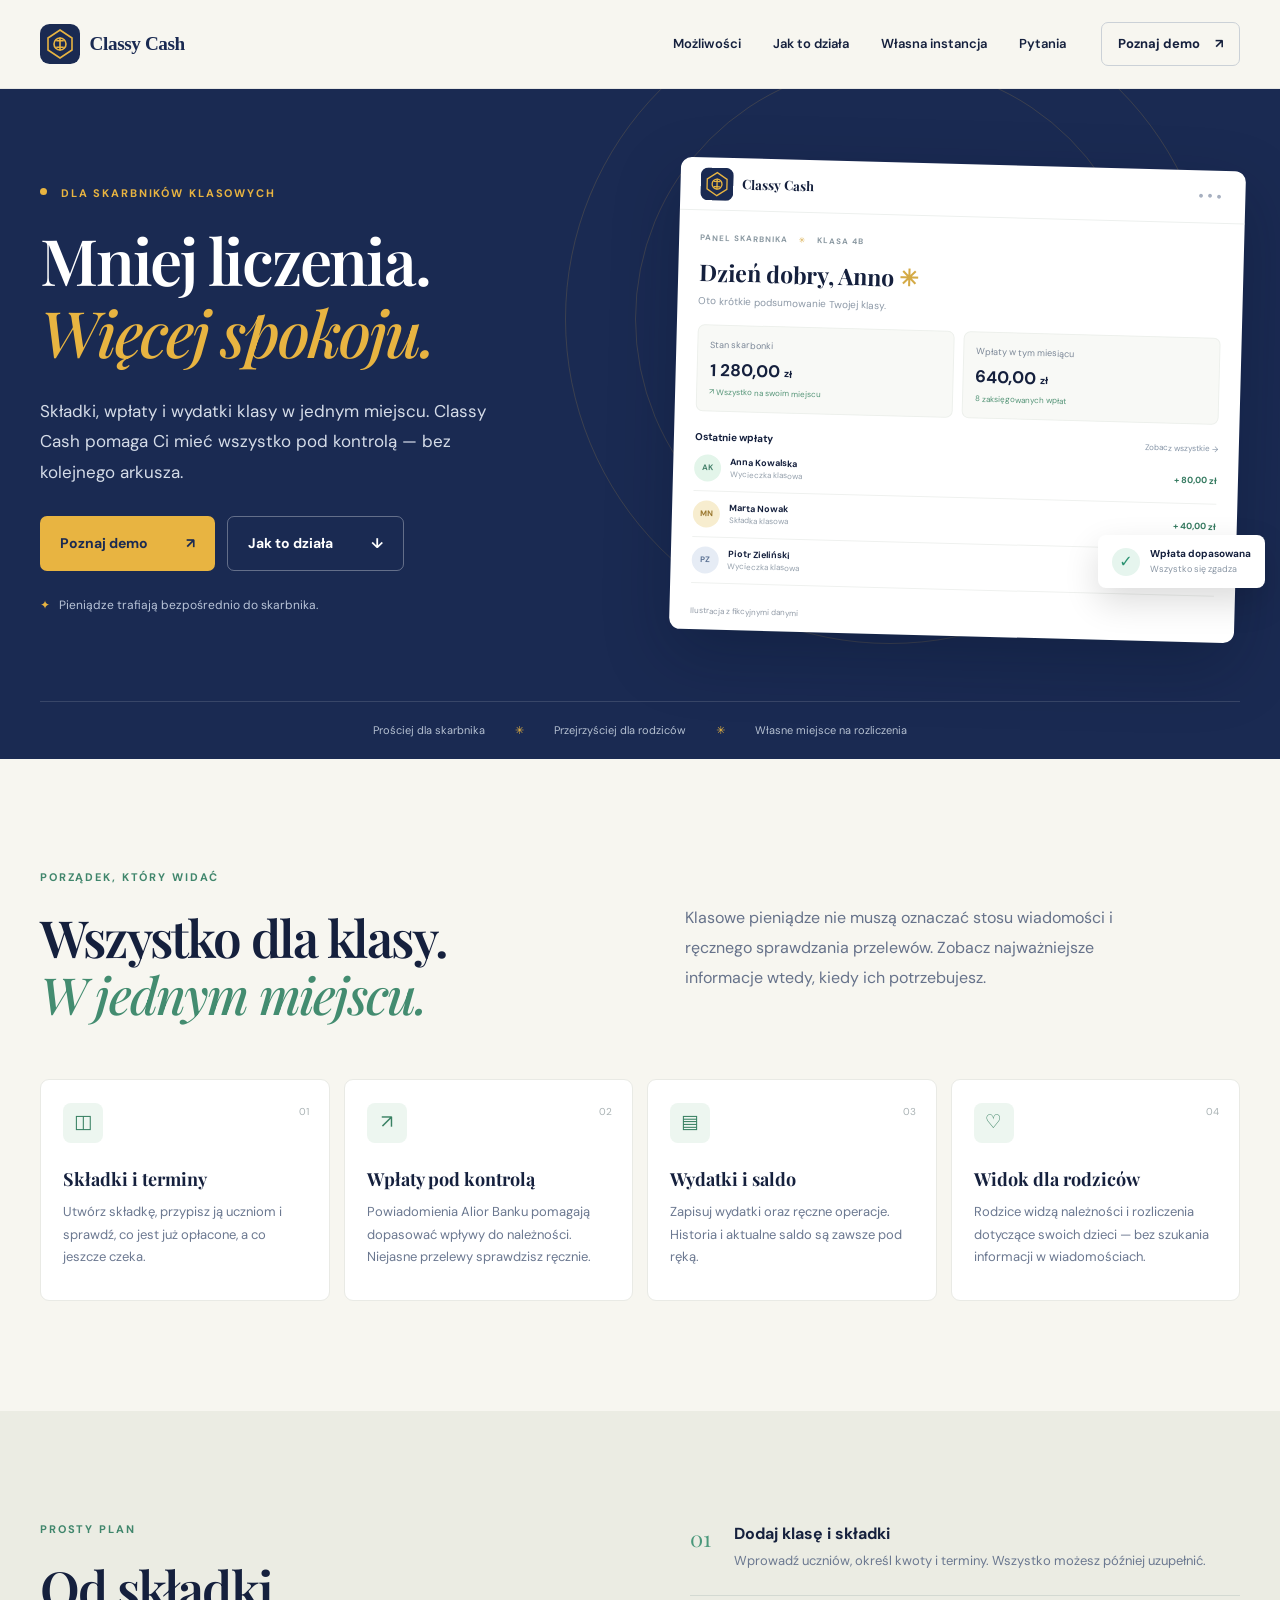
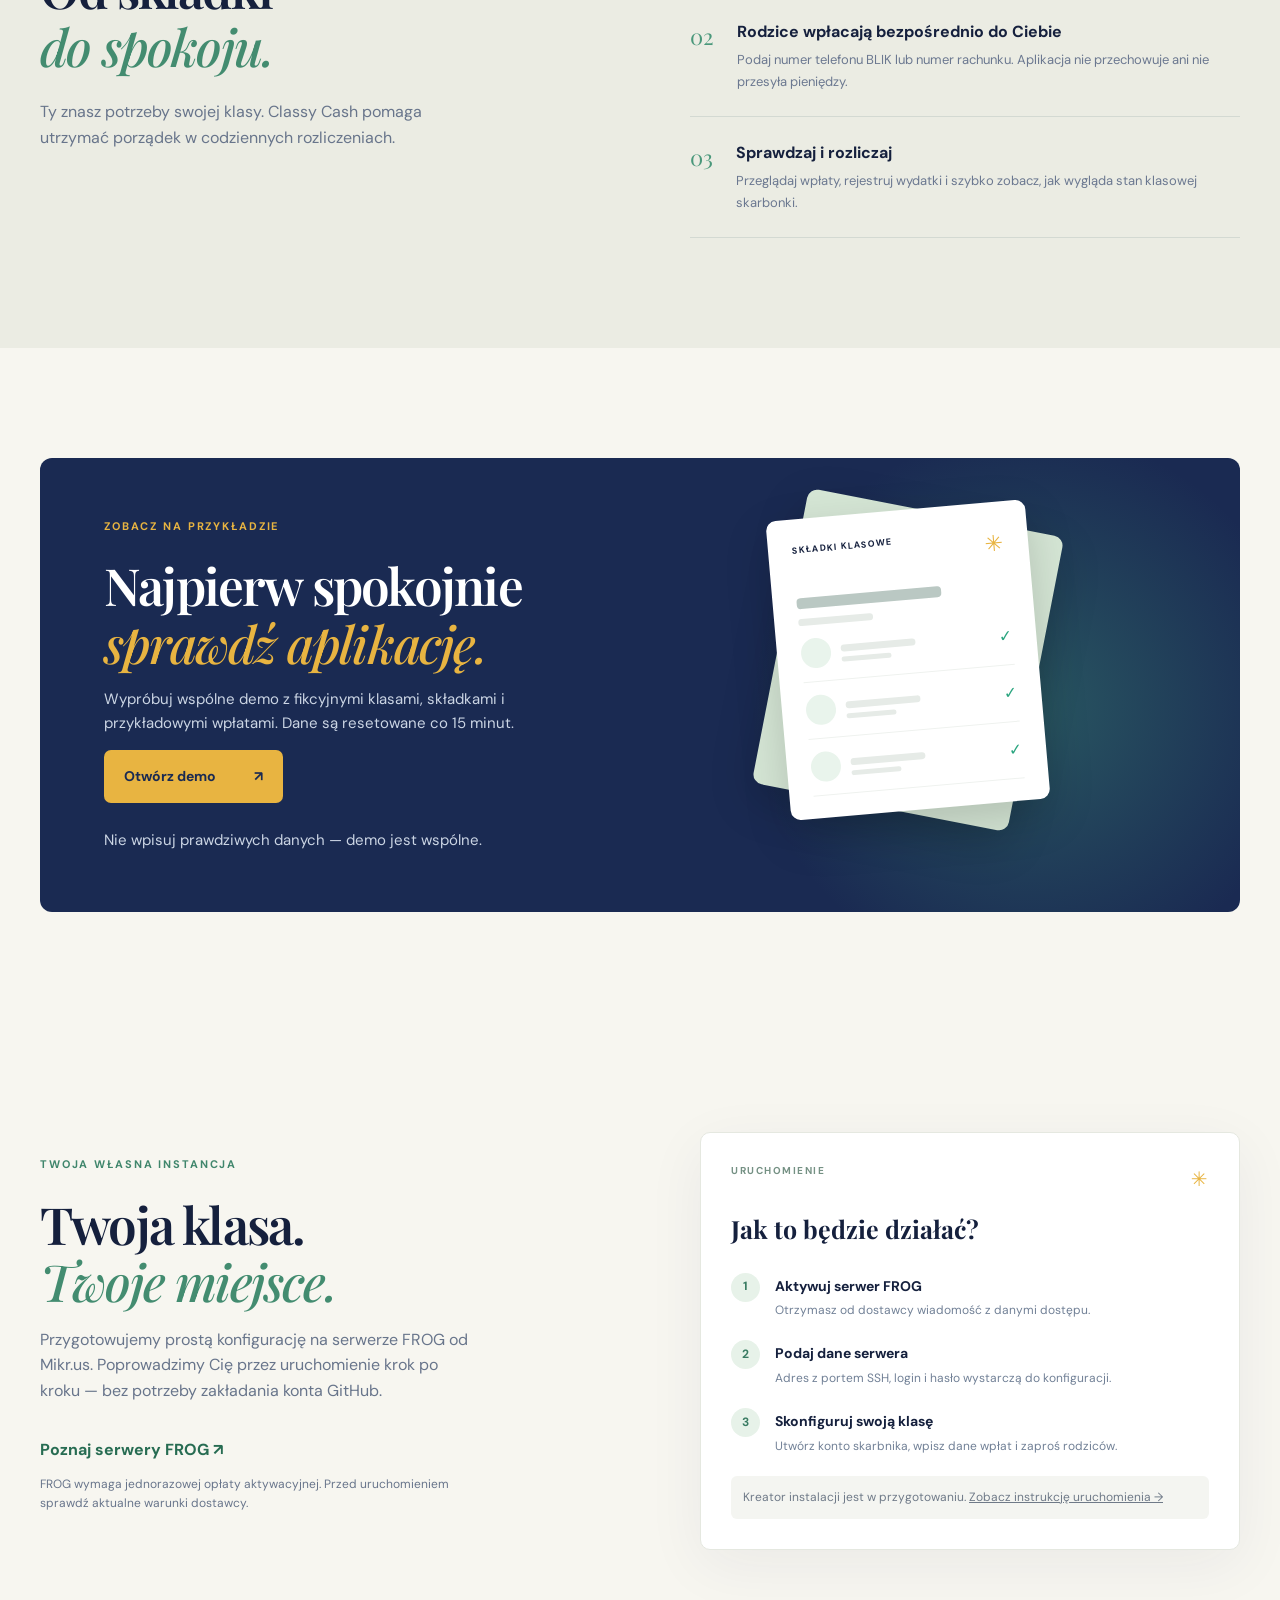
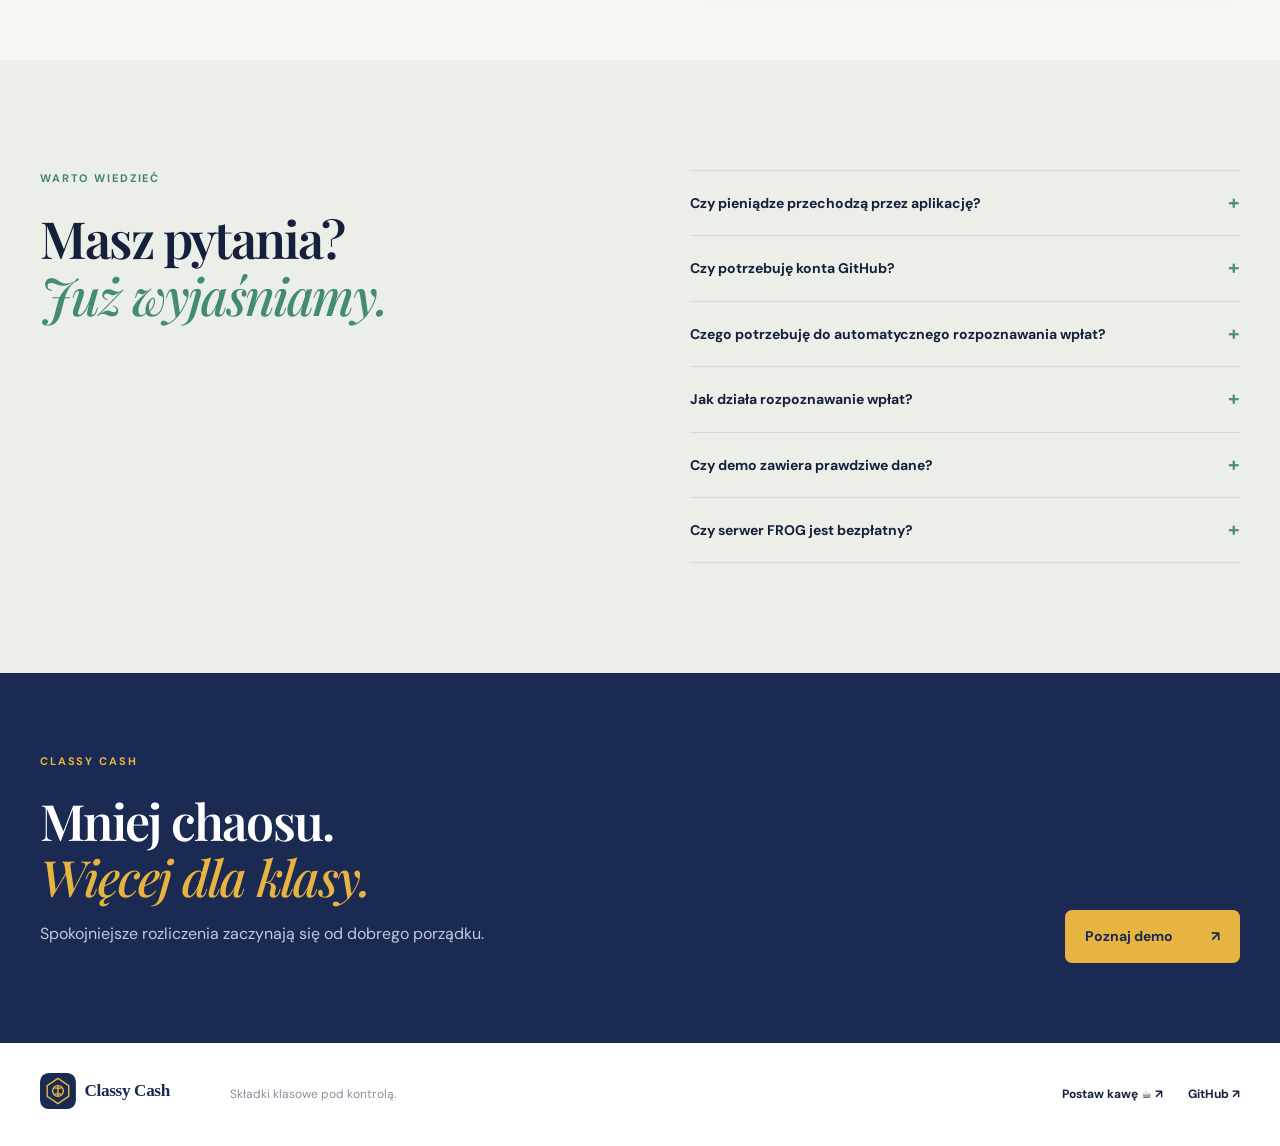
<file: index.html>
<!doctype html>
<html lang="pl">
<head>
  <meta charset="utf-8">
  <meta name="viewport" content="width=device-width, initial-scale=1">
  <meta name="theme-color" content="#1a2a52">
  <meta name="description" content="Classy Cash pomaga skarbnikom klasowym uporządkować składki, wpłaty i wydatki w jednym miejscu.">
  <meta property="og:title" content="Classy Cash — składki klasowe pod kontrolą">
  <meta property="og:description" content="Więcej porządku w klasowych rozliczeniach. Pieniądze trafiają bezpośrednio do skarbnika.">
  <meta property="og:image" content="https://classycash.dpdns.org/assets/brand/social-card.png">
  <meta property="og:type" content="website">
  <meta property="og:url" content="https://classycash.dpdns.org/">
  <link rel="canonical" href="https://classycash.dpdns.org/">
  <link rel="icon" href="assets/brand/icon.svg" type="image/svg+xml">
  <link rel="apple-touch-icon" href="assets/brand/icon-180.png">
  <link rel="stylesheet" href="style.css">
  <title>Classy Cash — składki klasowe pod kontrolą</title>
</head>
<body>
  <a class="skip" href="#tresc">Przejdź do treści</a>
  <header class="site-header">
    <nav class="nav wrap" aria-label="Nawigacja główna">
      <a class="brand" href="#start" aria-label="Classy Cash — strona główna"><img src="assets/brand/logo.svg" alt="Classy Cash" width="184" height="40"></a>
      <div class="nav-links"><a href="#mozliwosci">Możliwości</a><a href="#jak-to-dziala">Jak to działa</a><a href="#instalacja">Własna instancja</a><a href="#pytania">Pytania</a></div>
      <a class="nav-cta" href="https://skarbiec.mleczki.pl/">Poznaj demo <span aria-hidden="true">↗</span></a>
    </nav>
  </header>
  <main id="tresc">
    <section class="hero" id="start">
      <div class="hero-inner wrap">
        <div class="hero-copy">
          <p class="eyebrow"><span class="dot"></span> DLA SKARBNIKÓW KLASOWYCH</p>
          <h1>Mniej liczenia.<br><em>Więcej spokoju.</em></h1>
          <p class="hero-lede">Składki, wpłaty i wydatki klasy w jednym miejscu. Classy Cash pomaga Ci mieć wszystko pod kontrolą — bez kolejnego arkusza.</p>
          <div class="hero-actions"><a class="button button-gold" href="https://skarbiec.mleczki.pl/">Poznaj demo <span aria-hidden="true">↗</span></a><a class="button button-ghost" href="#jak-to-dziala">Jak to działa <span aria-hidden="true">↓</span></a></div>
          <p class="hero-note"><span aria-hidden="true">✦</span> Pieniądze trafiają bezpośrednio do skarbnika.</p>
        </div>
        <div class="hero-visual" aria-label="Ilustracja przykładowego widoku rozliczeń">
          <div class="visual-orbit orbit-one"></div><div class="visual-orbit orbit-two"></div>
          <div class="dashboard">
            <div class="dashboard-top"><div class="dashboard-brand"><img src="assets/brand/icon.svg" width="33" height="33" alt=""><strong>Classy Cash</strong></div><span class="dashboard-menu">•••</span></div>
            <div class="dashboard-body"><p class="dashboard-kicker">PANEL SKARBNIKA <span>✳</span> KLASA 4B</p><h2>Dzień dobry, Anno <span>✳</span></h2><p class="dashboard-sub">Oto krótkie podsumowanie Twojej klasy.</p>
              <div class="dashboard-cards"><div class="mini-card"><span>Stan skarbonki</span><strong>1 280,00 <small>zł</small></strong><em>↗ Wszystko na swoim miejscu</em></div><div class="mini-card"><span>Wpłaty w tym miesiącu</span><strong>640,00 <small>zł</small></strong><em>8 zaksięgowanych wpłat</em></div></div>
              <div class="dashboard-list"><div class="list-title"><strong>Ostatnie wpłaty</strong><span>Zobacz wszystkie →</span></div><div class="payment-row"><span class="avatar avatar-green">AK</span><div><strong>Anna Kowalska</strong><small>Wycieczka klasowa</small></div><b>+ 80,00 zł</b></div><div class="payment-row"><span class="avatar avatar-gold">MN</span><div><strong>Marta Nowak</strong><small>Składka klasowa</small></div><b>+ 40,00 zł</b></div><div class="payment-row"><span class="avatar avatar-blue">PZ</span><div><strong>Piotr Zieliński</strong><small>Wycieczka klasowa</small></div><b>+ 80,00 zł</b></div></div>
            </div><p class="visual-caption">Ilustracja z fikcyjnymi danymi</p>
          </div>
          <div class="floating-note"><span class="check">✓</span><div><strong>Wpłata dopasowana</strong><small>Wszystko się zgadza</small></div></div>
        </div>
      </div>
      <div class="hero-bottom wrap"><span>Prościej dla skarbnika</span><span aria-hidden="true">✳</span><span>Przejrzyściej dla rodziców</span><span aria-hidden="true">✳</span><span>Własne miejsce na rozliczenia</span></div>
    </section>
    <section class="intro wrap section" id="mozliwosci">
      <div><p class="section-label">PORZĄDEK, KTÓRY WIDAĆ</p><h2>Wszystko dla klasy.<br><em>W jednym miejscu.</em></h2></div>
      <p class="section-intro">Klasowe pieniądze nie muszą oznaczać stosu wiadomości i ręcznego sprawdzania przelewów. Zobacz najważniejsze informacje wtedy, kiedy ich potrzebujesz.</p>
      <div class="features">
        <article class="feature"><span class="feature-icon">◫</span><span class="feature-number">01</span><h3>Składki i terminy</h3><p>Utwórz składkę, przypisz ją uczniom i sprawdź, co jest już opłacone, a co jeszcze czeka.</p></article>
        <article class="feature"><span class="feature-icon">↗</span><span class="feature-number">02</span><h3>Wpłaty pod kontrolą</h3><p>Powiadomienia Alior Banku pomagają dopasować wpływy do należności. Niejasne przelewy sprawdzisz ręcznie.</p></article>
        <article class="feature"><span class="feature-icon">▤</span><span class="feature-number">03</span><h3>Wydatki i saldo</h3><p>Zapisuj wydatki oraz ręczne operacje. Historia i aktualne saldo są zawsze pod ręką.</p></article>
        <article class="feature"><span class="feature-icon">♡</span><span class="feature-number">04</span><h3>Widok dla rodziców</h3><p>Rodzice widzą należności i rozliczenia dotyczące swoich dzieci — bez szukania informacji w wiadomościach.</p></article>
      </div>
    </section>
    <section class="how section" id="jak-to-dziala"><div class="wrap how-layout"><div class="how-heading"><p class="section-label">PROSTY PLAN</p><h2>Od składki<br><em>do spokoju.</em></h2><p>Ty znasz potrzeby swojej klasy. Classy Cash pomaga utrzymać porządek w codziennych rozliczeniach.</p></div><div class="steps"><article><span>01</span><div><h3>Dodaj klasę i składki</h3><p>Wprowadź uczniów, określ kwoty i terminy. Wszystko możesz później uzupełnić.</p></div></article><article><span>02</span><div><h3>Rodzice wpłacają bezpośrednio do Ciebie</h3><p>Podaj numer telefonu BLIK lub numer rachunku. Aplikacja nie przechowuje ani nie przesyła pieniędzy.</p></div></article><article><span>03</span><div><h3>Sprawdzaj i rozliczaj</h3><p>Przeglądaj wpłaty, rejestruj wydatki i szybko zobacz, jak wygląda stan klasowej skarbonki.</p></div></article></div></div></section>
    <section class="demo section" id="demo"><div class="wrap demo-card"><div><p class="section-label section-label-light">ZOBACZ NA PRZYKŁADZIE</p><h2>Najpierw spokojnie<br><em>sprawdź aplikację.</em></h2><p>Wypróbuj wspólne demo z fikcyjnymi klasami, składkami i przykładowymi wpłatami. Dane są resetowane co 15 minut.</p><a class="button button-gold" href="https://skarbiec.mleczki.pl/">Otwórz demo <span aria-hidden="true">↗</span></a><p class="hero-note">Nie wpisuj prawdziwych danych — demo jest wspólne.</p></div><div class="demo-illustration" aria-hidden="true"><div class="paper paper-back"></div><div class="paper paper-front"><div class="paper-top"><span>SKŁADKI KLASOWE</span><b>✳</b></div><div class="paper-line wide"></div><div class="paper-line"></div><div class="paper-row"><i></i><div><div class="paper-line"></div><div class="paper-line short"></div></div><span>✓</span></div><div class="paper-row"><i></i><div><div class="paper-line"></div><div class="paper-line short"></div></div><span>✓</span></div><div class="paper-row"><i></i><div><div class="paper-line"></div><div class="paper-line short"></div></div><span>✓</span></div></div></div></div></section>
    <section class="install wrap section" id="instalacja"><div class="install-copy"><p class="section-label">TWOJA WŁASNA INSTANCJA</p><h2>Twoja klasa.<br><em>Twoje miejsce.</em></h2><p>Przygotowujemy prostą konfigurację na serwerze FROG od Mikr.us. Poprowadzimy Cię przez uruchomienie krok po kroku — bez potrzeby zakładania konta GitHub.</p><a class="text-link" href="https://frog.mikr.us/" target="_blank" rel="noopener noreferrer">Poznaj serwery FROG <span aria-hidden="true">↗</span></a><p class="fine-print">FROG wymaga jednorazowej opłaty aktywacyjnej. Przed uruchomieniem sprawdź aktualne warunki dostawcy.</p></div><div class="install-panel"><div class="install-panel-top"><span>URUCHOMIENIE</span><span>✳</span></div><h3>Jak to będzie działać?</h3><ol><li><span>1</span><div><strong>Aktywuj serwer FROG</strong><p>Otrzymasz od dostawcy wiadomość z danymi dostępu.</p></div></li><li><span>2</span><div><strong>Podaj dane serwera</strong><p>Adres z portem SSH, login i hasło wystarczą do konfiguracji.</p></div></li><li><span>3</span><div><strong>Skonfiguruj swoją klasę</strong><p>Utwórz konto skarbnika, wpisz dane wpłat i zaproś rodziców.</p></div></li></ol><div class="install-status">Kreator instalacji jest w przygotowaniu. <a href="start.html">Zobacz instrukcję uruchomienia →</a></div></div></section>
    <section class="faq section" id="pytania"><div class="wrap faq-layout"><div><p class="section-label">WARTO WIEDZIEĆ</p><h2>Masz pytania?<br><em>Już wyjaśniamy.</em></h2></div><div class="faq-list"><details><summary>Czy pieniądze przechodzą przez aplikację?</summary><p>Nie. Rodzice płacą bezpośrednio do skarbnika na wskazany numer telefonu lub rachunek. Classy Cash pomaga zapisać i dopasować informacje o wpłatach.</p></details><details><summary>Czy potrzebuję konta GitHub?</summary><p>Nie. Planowany kreator poprowadzi Cię przez uruchomienie własnej instancji bez konta GitHub.</p></details><details><summary>Czego potrzebuję do automatycznego rozpoznawania wpłat?</summary><p>Potrzebujesz konta w Alior Banku (możesz wybrać bezpłatne konto, zgodnie z aktualną ofertą banku) oraz telefonu z numerem powiązanym z tym kontem w usłudze BLIK. Skonfiguruj też powiadomienia e-mail z banku. Przelewy trafiają bezpośrednio na Twoje konto, a Classy Cash dopasowuje powiadomienia do należności.</p></details><details><summary>Jak działa rozpoznawanie wpłat?</summary><p>Po konfiguracji Alior Bank wysyła powiadomienie na adres przypisany do Twojej instancji. Aplikacja próbuje dopasować wpływ do należności; niejasne przypadki możesz sprawdzić ręcznie.</p></details><details><summary>Czy demo zawiera prawdziwe dane?</summary><p>Nie. Demo zawiera fikcyjne przykłady i jest resetowane co 15 minut. Nie wpisuj do niego prawdziwych danych.</p></details><details><summary>Czy serwer FROG jest bezpłatny?</summary><p>FROG nie ma opłaty abonamentowej, ale wymaga jednorazowej opłaty aktywacyjnej. Aktualne szczegóły i ograniczenia sprawdzisz u dostawcy.</p></details></div></div></section>
    <section class="closing"><div class="wrap closing-inner"><div><p class="section-label section-label-light">CLASSY CASH</p><h2>Mniej chaosu.<br><em>Więcej dla klasy.</em></h2><p>Spokojniejsze rozliczenia zaczynają się od dobrego porządku.</p></div><a class="button button-gold" href="https://skarbiec.mleczki.pl/">Poznaj demo <span aria-hidden="true">↗</span></a></div></section>
  </main>
  <footer><div class="wrap footer-inner"><a class="footer-brand" href="#start"><img src="assets/brand/logo.svg" alt="Classy Cash" width="165" height="36"></a><p>Składki klasowe pod kontrolą.</p><a href="https://suppi.pl/mleczakm" target="_blank" rel="noopener noreferrer">Postaw kawę ☕ <span aria-hidden="true">↗</span></a><a href="https://github.com/classy-cash">GitHub <span aria-hidden="true">↗</span></a></div></footer>
</body>
</html>
</file>
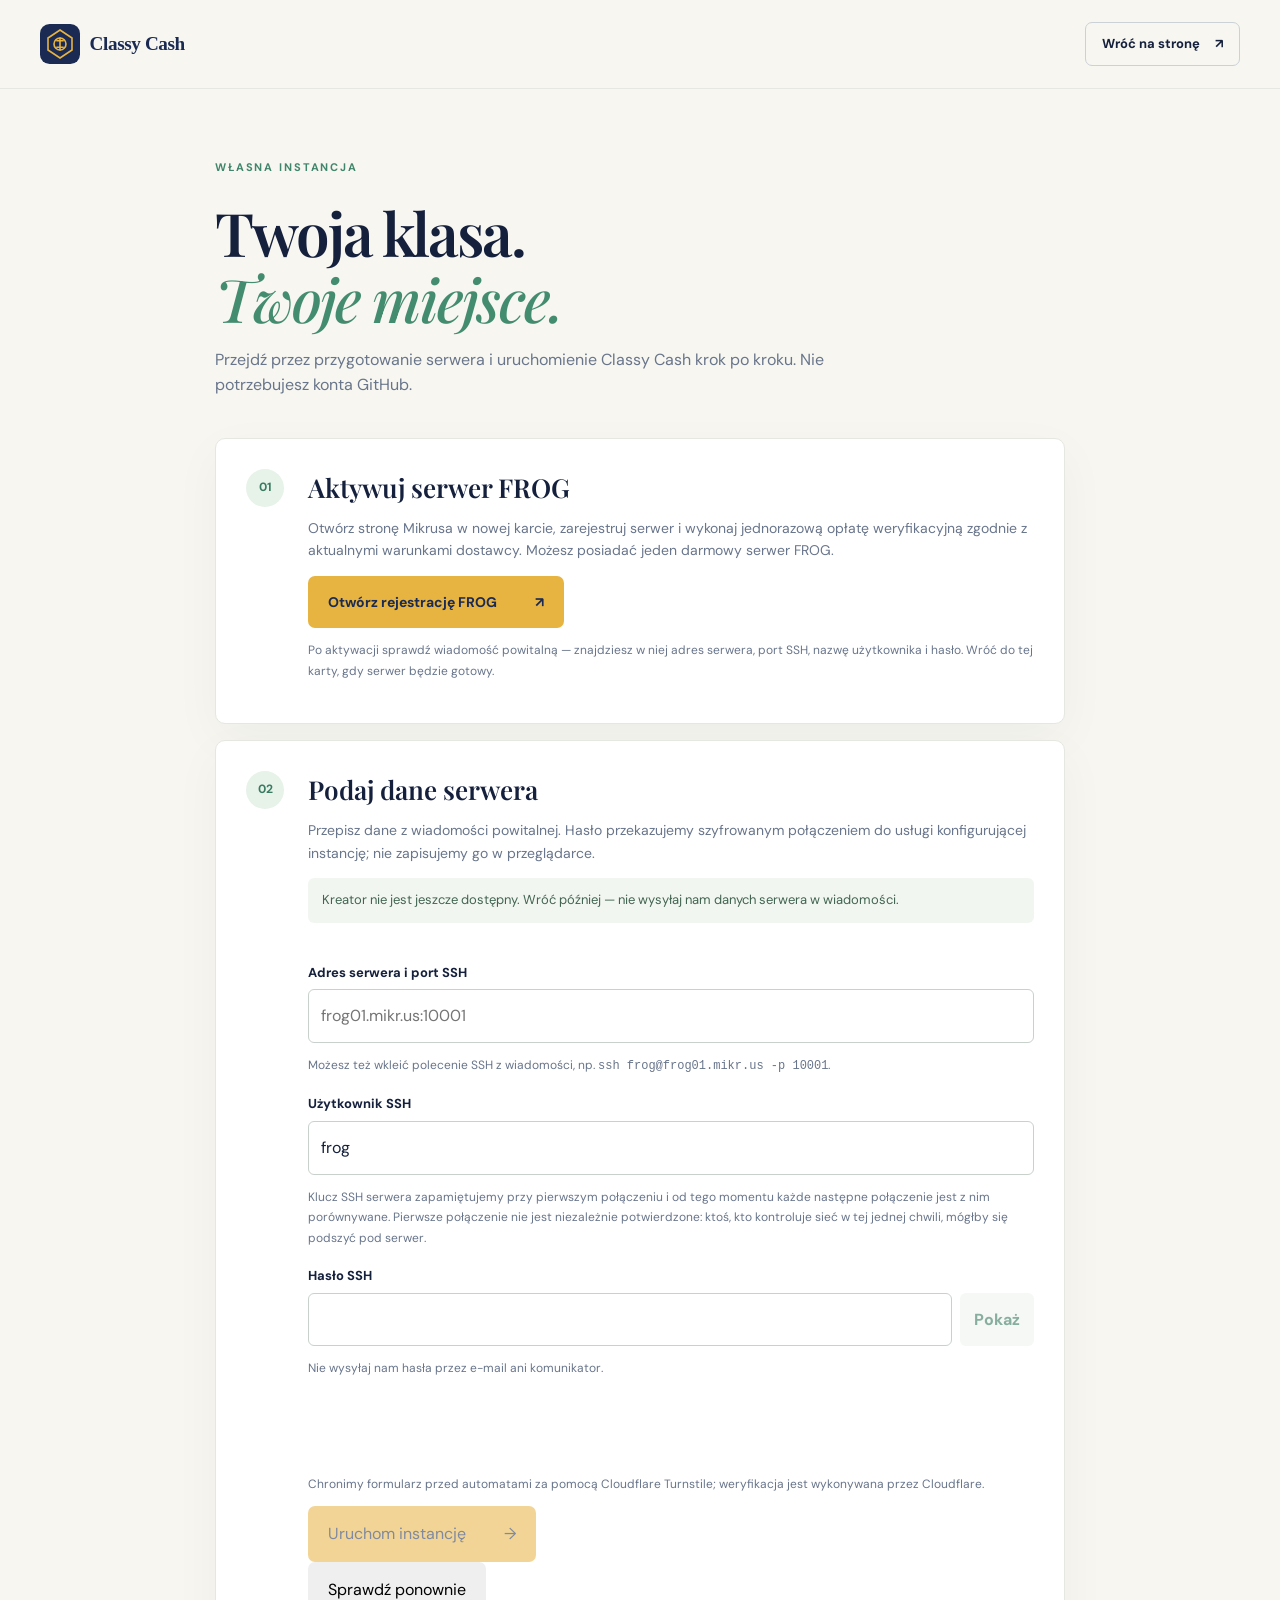
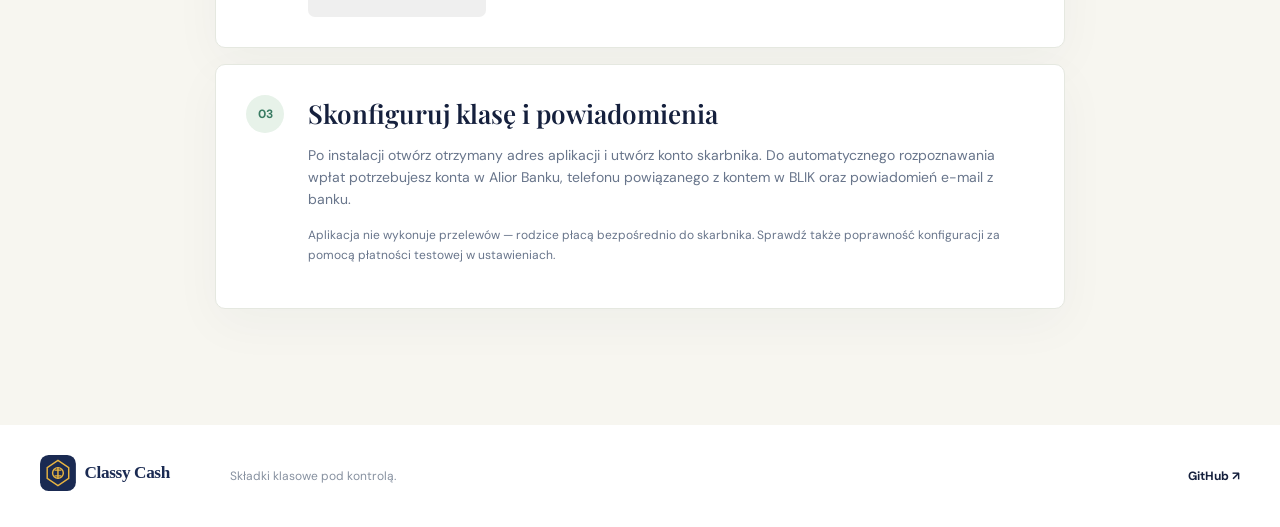
<file: start.html>
<!doctype html>
<html lang="pl">
<head>
  <meta charset="utf-8">
  <meta name="viewport" content="width=device-width,initial-scale=1">
  <meta name="robots" content="noindex">
  <meta name="theme-color" content="#1a2a52">
  <link rel="icon" href="assets/brand/icon.svg" type="image/svg+xml">
  <link rel="stylesheet" href="style.css">
  <link rel="stylesheet" href="wizard.css">
  <script src="wizard.js" defer></script>
  <title>Własna instancja — Classy Cash</title>
</head>
<body>
  <a class="skip" href="#tresc">Przejdź do treści</a>
  <header class="site-header"><nav class="nav wrap" aria-label="Nawigacja"><a class="brand" href="/"><img src="assets/brand/logo.svg" alt="Classy Cash" width="184" height="40"></a><a class="nav-cta" href="/">Wróć na stronę <span aria-hidden="true">↗</span></a></nav></header>
  <main id="tresc" class="wizard wrap">
    <div class="wizard-intro"><p class="section-label">WŁASNA INSTANCJA</p><h1>Twoja klasa.<br><em>Twoje miejsce.</em></h1><p>Przejdź przez przygotowanie serwera i uruchomienie Classy Cash krok po kroku. Nie potrzebujesz konta GitHub.</p></div>
    <section class="wizard-card" aria-labelledby="register-heading"><span class="wizard-number">01</span><div><h2 id="register-heading">Aktywuj serwer FROG</h2><p>Otwórz stronę Mikrusa w nowej karcie, zarejestruj serwer i wykonaj jednorazową opłatę weryfikacyjną zgodnie z aktualnymi warunkami dostawcy. Możesz posiadać jeden darmowy serwer FROG.</p><a class="button button-gold" href="https://frog.mikr.us/" target="_blank" rel="noopener noreferrer">Otwórz rejestrację FROG <span aria-hidden="true">↗</span><span class="sr-only"> (otwiera nową kartę)</span></a><p class="wizard-hint">Po aktywacji sprawdź wiadomość powitalną — znajdziesz w niej adres serwera, port SSH, nazwę użytkownika i hasło. Wróć do tej karty, gdy serwer będzie gotowy.</p></div></section>
    <section class="wizard-card" aria-labelledby="server-heading"><span class="wizard-number">02</span><div><h2 id="server-heading">Podaj dane serwera</h2><p>Przepisz dane z wiadomości powitalnej. Hasło przekazujemy szyfrowanym połączeniem do usługi konfigurującej instancję; nie zapisujemy go w przeglądarce.</p><div id="availability" class="wizard-notice" role="status">Sprawdzamy dostępność kreatora…</div>
      <form id="setup-form" novalidate>
        <fieldset id="setup-fields" disabled><label for="host">Adres serwera i port SSH</label><input id="host" name="host" placeholder="frog01.mikr.us:10001" autocomplete="off" autocapitalize="none" spellcheck="false" required><p class="wizard-hint">Możesz też wkleić polecenie SSH z wiadomości, np. <code>ssh frog@frog01.mikr.us -p 10001</code>.</p>
        <label for="login">Użytkownik SSH</label><input id="login" name="login" value="frog" autocomplete="username" autocapitalize="none" spellcheck="false" required>
        <p class="wizard-hint">Klucz SSH serwera zapamiętujemy przy pierwszym połączeniu i od tego momentu każde następne połączenie jest z nim porównywane. Pierwsze połączenie nie jest niezależnie potwierdzone: ktoś, kto kontroluje sieć w tej jednej chwili, mógłby się podszyć pod serwer.</p>
        <label for="password">Hasło SSH</label><div class="password-row"><input id="password" name="password" type="password" autocomplete="current-password" required><button id="show-password" type="button" aria-controls="password" aria-pressed="false">Pokaż</button></div><p class="wizard-hint">Nie wysyłaj nam hasła przez e-mail ani komunikator.</p>
        <div id="turnstile" class="turnstile"></div><p class="wizard-hint">Chronimy formularz przed automatami za pomocą Cloudflare Turnstile; weryfikacja jest wykonywana przez Cloudflare.</p>
                <button class="button button-gold" type="submit">Uruchom instancję <span aria-hidden="true">→</span></button></fieldset>
      </form><div id="claim-notice" class="wizard-notice" role="status" hidden><strong>Zapisz kod pierwszego uruchomienia:</strong> <code id="claim-code"></code><p class="wizard-hint">Będzie potrzebny do założenia konta skarbnika. Zapisz go w bezpiecznym miejscu — nie pokażemy go ponownie po zamknięciu tej karty.</p></div><div id="setup-status" class="wizard-notice" role="status" aria-live="polite" hidden></div><button id="check-again" class="button" type="button" hidden>Sprawdź ponownie</button>
    </div></section>
    <section class="wizard-card" aria-labelledby="finish-heading"><span class="wizard-number">03</span><div><h2 id="finish-heading">Skonfiguruj klasę i powiadomienia</h2><p>Po instalacji otwórz otrzymany adres aplikacji i utwórz konto skarbnika. Do automatycznego rozpoznawania wpłat potrzebujesz konta w Alior Banku, telefonu powiązanego z kontem w BLIK oraz powiadomień e-mail z banku.</p><p class="wizard-hint">Aplikacja nie wykonuje przelewów — rodzice płacą bezpośrednio do skarbnika. Sprawdź także poprawność konfiguracji za pomocą płatności testowej w ustawieniach.</p></div></section>
  </main>
  <footer><div class="wrap footer-inner"><a class="footer-brand" href="/"><img src="assets/brand/logo.svg" alt="Classy Cash" width="165" height="36"></a><p>Składki klasowe pod kontrolą.</p><a href="https://github.com/classy-cash">GitHub ↗</a></div></footer>
</body></html>
</file>
<file: style.css>
@import url('https://fonts.googleapis.com/css2?family=DM+Sans:wght@400;500;600;700&family=Playfair+Display:ital,wght@0,500;0,600;0,700;1,500;1,600&display=swap');
:root{--navy:#1a2a52;--ink:#15203d;--amber:#e8b441;--green:#2aa57f;--ivory:#f7f6f0;--muted:#64708a;--line:#e3e4df;--serif:'Playfair Display',Georgia,serif;--sans:'DM Sans',Inter,system-ui,sans-serif}
*{box-sizing:border-box}html{scroll-behavior:smooth}body{margin:0;background:var(--ivory);color:var(--ink);font-family:var(--sans);font-size:16px;line-height:1.6}a{color:inherit}button,a,summary{outline-offset:4px}a:focus-visible,summary:focus-visible{outline:3px solid var(--green)}.wrap{width:min(100% - 48px,1200px);margin-inline:auto}.skip{position:absolute;top:-80px;left:16px;z-index:10;background:#fff;padding:8px 16px}.skip:focus{top:8px}.site-header{background:var(--ivory);border-bottom:1px solid rgba(26,42,82,.08)}.nav{height:88px;display:flex;align-items:center;gap:35px}.brand{display:flex;align-items:center;margin-right:auto}.brand img{width:184px;height:auto}.nav-links{display:flex;align-items:center;gap:32px;font-size:13px;font-weight:600}.nav-links a{text-decoration:none}.nav-links a:hover,.text-link:hover{text-decoration:underline}.nav-cta{font-size:13px;font-weight:700;text-decoration:none;border:1px solid #cbd1d7;border-radius:7px;padding:11px 16px}.nav-cta span{margin-left:12px}.hero{background:var(--navy);color:#fff;overflow:hidden}.hero-inner{min-height:598px;display:grid;grid-template-columns:1fr 1fr;align-items:center;gap:70px;padding-block:75px 65px}.hero-copy{position:relative;z-index:1}.eyebrow,.section-label{font-size:11px;letter-spacing:.17em;font-weight:700;color:#40866c;margin:0 0 22px}.eyebrow{color:#e8b441}.dot{display:inline-block;width:7px;height:7px;border-radius:50%;background:var(--amber);margin-right:9px;vertical-align:2px}.hero h1,.section h2,.closing h2{font-family:var(--serif);font-weight:600;line-height:1.12;letter-spacing:-.035em;margin:0}.hero h1{font-size:clamp(48px,5vw,72px)}h1 em,h2 em{font-weight:500;color:var(--amber)}.hero-lede{max-width:490px;color:#d5dce8;font-size:17px;line-height:1.8;margin:28px 0 29px}.hero-actions{display:flex;gap:12px;flex-wrap:wrap}.button{display:inline-flex;align-items:center;justify-content:center;gap:38px;padding:15px 20px;border-radius:7px;text-decoration:none;font-weight:700;font-size:14px}.button-gold{background:var(--amber);color:var(--navy)}.button-gold:hover{background:#f4c95e}.button-ghost{border:1px solid rgba(255,255,255,.32);color:#fff}.button-ghost:hover{background:rgba(255,255,255,.08)}.hero-note{font-size:12px;color:#b9c4d8;margin:25px 0 0}.hero-note span{color:var(--amber);margin-right:6px}.hero-visual{position:relative;min-width:0}.visual-orbit{position:absolute;border:1px solid rgba(232,180,65,.16);border-radius:50%;pointer-events:none}.orbit-one{width:510px;height:510px;top:-100px;left:-40px}.orbit-two{width:650px;height:650px;top:-170px;left:-110px}.dashboard{position:relative;background:#fff;border-radius:11px;color:var(--ink);box-shadow:0 24px 65px rgba(4,15,36,.26);transform:rotate(1.5deg);overflow:hidden}.dashboard-top{height:53px;border-bottom:1px solid #edf0ee;display:flex;align-items:center;justify-content:space-between;padding:0 20px}.dashboard-brand{display:flex;align-items:center;gap:9px;font-family:var(--serif);font-size:13px}.dashboard-menu{color:#a7b0c0;letter-spacing:3px}.dashboard-body{padding:21px}.dashboard-kicker{font-size:8px;color:#8a98a1;font-weight:700;letter-spacing:.12em;margin:0}.dashboard-kicker span{color:#dbb156;margin:0 8px}.dashboard h2{font-family:var(--serif);font-size:23px;margin:10px 0 0}.dashboard h2 span{color:#d4aa46}.dashboard-sub{font-size:10px;color:#8c98a6;margin:2px 0 15px}.dashboard-cards{display:grid;grid-template-columns:1fr 1fr;gap:9px}.mini-card{background:#f8f9f6;border:1px solid #edf0ec;border-radius:7px;padding:12px;display:flex;flex-direction:column}.mini-card>span{font-size:9px;color:#7b8797}.mini-card strong{font-size:17px;margin-top:5px}.mini-card strong small{font-size:10px}.mini-card em{font-size:8px;font-style:normal;color:#549477;margin-top:2px}.dashboard-list{padding-top:18px}.list-title{display:flex;justify-content:space-between;font-size:10px}.list-title span{color:#8594a6;font-size:8px}.payment-row{display:flex;align-items:center;gap:9px;border-bottom:1px solid #eff1ef;padding:9px 0}.payment-row>div{display:flex;flex-direction:column;flex:1;line-height:1.3}.payment-row strong{font-size:9px}.payment-row small{font-size:8px;color:#95a0ac}.payment-row>b{font-size:9px;color:#367b61}.avatar{width:27px;height:27px;border-radius:50%;display:grid;place-items:center;font-size:8px;font-weight:700}.avatar-green{background:#e3f5ea;color:#45816b}.avatar-gold{background:#f7edcf;color:#99772f}.avatar-blue{background:#e6ecf5;color:#5c7294}.visual-caption{margin:0;padding:0 21px 12px;color:#929ba7;font-size:8px}.floating-note{position:absolute;right:-25px;bottom:48px;background:#fff;border-radius:8px;color:var(--ink);box-shadow:0 14px 35px rgba(0,0,0,.14);padding:11px 14px;display:flex;gap:10px;align-items:center}.floating-note div{display:flex;flex-direction:column}.floating-note strong{font-size:10px}.floating-note small{font-size:9px;color:#8a96a4}.check{width:28px;height:28px;border-radius:50%;background:#e6f5ee;color:#2b9271;display:grid;place-items:center;font-weight:700}.hero-bottom{border-top:1px solid rgba(255,255,255,.13);display:flex;justify-content:center;gap:30px;padding-block:20px;color:#b5c0d1;font-size:11px}.hero-bottom span:nth-child(even){color:var(--amber)}.section{padding-block:110px}.intro{display:grid;grid-template-columns:1fr 1fr;gap:30px 90px}.section h2,.closing h2{font-size:clamp(36px,4vw,54px)}.section h2 em{color:#438c70}.section-intro{max-width:470px;margin:34px 0 0;color:#66728a;line-height:1.85}.features{grid-column:1/-1;display:grid;grid-template-columns:repeat(4,1fr);gap:14px;margin-top:25px}.feature{background:#fff;border:1px solid #e9eae5;border-radius:9px;padding:23px 22px 26px;min-height:222px;position:relative}.feature-icon{width:40px;height:40px;background:#edf6f0;color:#398163;border-radius:8px;display:grid;place-items:center;font-size:19px}.feature-number{position:absolute;right:20px;top:24px;font-size:10px;color:#a9b2b4}.feature h3{font-family:var(--serif);font-size:18px;margin:22px 0 8px}.feature p{font-size:13px;line-height:1.7;color:#6b7890;margin:0}.how{background:#ebece3}.how-layout{display:grid;grid-template-columns:1fr 1fr;gap:100px}.how-heading>p:last-child{color:#68758b;max-width:390px;margin-top:24px}.steps article{display:flex;gap:23px;padding:23px 0;border-bottom:1px solid #d3d9d2}.steps article:first-child{padding-top:0}.steps article>span{font-family:var(--serif);color:#4a987b;font-size:22px}.steps h3{margin:0 0 4px;font-size:16px}.steps p{color:#6b7890;font-size:13px;line-height:1.7;margin:0}.demo{padding-block:110px}.demo-card{background:var(--navy);border-radius:12px;color:#fff;display:grid;grid-template-columns:1fr 1fr;overflow:hidden;min-height:390px}.demo-card>div:first-child{padding:60px 64px}.section-label-light{color:var(--amber)}.demo-card h2 em,.closing h2 em{color:var(--amber)}.demo-card p:not(.section-label){color:#cbd5e4;max-width:470px;font-size:15px}.availability{display:inline-block;background:rgba(255,255,255,.08);border:1px solid rgba(255,255,255,.14);border-radius:8px;font-size:12px;margin-top:14px;padding:13px 16px;color:#f0f2f5}.demo-illustration{position:relative;min-height:360px;background:radial-gradient(circle at 65% 55%,rgba(63,154,121,.4),transparent 60%)}.paper{position:absolute;background:#fff;border-radius:10px;width:260px;height:300px;top:52px;left:23%;box-shadow:0 16px 45px rgba(0,0,0,.17)}.paper-back{transform:rotate(11deg);background:#d5e6d5}.paper-front{transform:rotate(-5deg);padding:24px;color:var(--ink)}.paper-top{display:flex;justify-content:space-between;font-size:9px;letter-spacing:.12em;font-weight:700}.paper-top b{font-size:22px;color:var(--amber)}.paper-line{background:#e6ebe7;height:7px;border-radius:4px;width:75px;margin-top:10px}.paper-line.wide{width:145px;height:11px;background:#bac8c3;margin-top:20px}.paper-line.short{width:50px;height:5px}.paper-row{display:flex;align-items:center;gap:10px;border-bottom:1px solid #eff2ef;padding:13px 0}.paper-row i{background:#e9f4ec;border-radius:50%;width:30px;height:30px}.paper-row div{flex:1}.paper-row div .paper-line{margin-top:5px}.paper-row span{color:var(--green)}.install{display:grid;grid-template-columns:1fr 1fr;gap:120px;align-items:center}.install-copy>p:not(.section-label){max-width:440px;color:#68758b}.text-link{display:inline-block;margin-top:18px;color:#276c52;font-weight:700;text-decoration:none}.fine-print{font-size:12px;line-height:1.6}.install-panel{border:1px solid #e5e8e0;background:#fff;border-radius:10px;padding:30px;box-shadow:0 15px 60px rgba(26,42,82,.06)}.install-panel-top{display:flex;justify-content:space-between;font-size:10px;color:#759184;font-weight:700;letter-spacing:.15em}.install-panel-top span:last-child{color:var(--amber);font-size:20px}.install-panel h3{font-family:var(--serif);font-size:25px;margin:14px 0 24px}.install-panel ol{margin:0;padding:0;list-style:none}.install-panel li{display:flex;gap:15px;margin:20px 0}.install-panel li>span{flex:none;width:29px;height:29px;border-radius:50%;background:#e7f2e9;color:#397b62;display:grid;place-items:center;font-size:12px;font-weight:700}.install-panel li strong{font-size:14px}.install-panel li p{margin:3px 0 0;color:#718096;font-size:12px}.install-status{background:#f4f5f1;border-radius:6px;padding:12px;color:#6f7a88;font-size:12px}.faq{background:#eceee8}.faq-layout{display:grid;grid-template-columns:1fr 1fr;gap:100px}.faq-list details{border-bottom:1px solid #d5dbd4}.faq-list details:first-child{border-top:1px solid #d5dbd4}.faq-list summary{list-style:none;cursor:pointer;display:flex;justify-content:space-between;gap:20px;padding:21px 0;font-size:14px;font-weight:700}.faq-list summary::-webkit-details-marker{display:none}.faq-list summary:after{content:'+';font-size:20px;color:#4b9277;line-height:1}.faq-list details[open] summary:after{content:'−'}.faq-list details p{margin:0 0 22px;color:#66728a;font-size:13px;line-height:1.8}.closing{background:var(--navy);color:white}.closing-inner{padding-block:80px;display:flex;justify-content:space-between;align-items:end;gap:30px}.closing-inner p:not(.section-label){color:#bfcadd}.closing h2{font-size:clamp(36px,4vw,50px)}footer{background:#fff}.footer-inner{display:flex;align-items:center;gap:25px;padding-block:30px;font-size:12px;color:#8791a0}.footer-brand img{width:165px;height:auto}.footer-inner p{margin-right:auto}.footer-inner>a:last-child{font-weight:700;text-decoration:none;color:var(--ink)}@media(max-width:900px){.nav-links{gap:15px}.hero-inner{gap:35px}.features{grid-template-columns:repeat(2,1fr)}.how-layout,.faq-layout{gap:45px}.install{gap:45px}.floating-note{right:-5px}}@media(max-width:680px){.wrap{width:min(100% - 32px,1200px)}.nav{height:70px}.brand img{width:155px}.nav-links{display:none}.nav-cta{padding:8px 10px;font-size:12px}.hero-inner{grid-template-columns:1fr;padding-block:62px 55px;gap:65px}.hero h1{font-size:48px}.hero-lede{font-size:15px}.hero-visual{max-width:450px;margin:auto}.floating-note{right:-4px}.hero-bottom{gap:10px;flex-wrap:wrap;font-size:10px}.section{padding-block:75px}.intro,.how-layout,.install,.faq-layout{grid-template-columns:1fr;gap:25px}.section-intro{margin:0}.features{grid-template-columns:1fr 1fr;margin-top:8px}.feature{padding:18px;min-height:210px}.feature h3{font-size:16px}.demo-card{grid-template-columns:1fr}.demo-card>div:first-child{padding:38px 28px 15px}.demo-illustration{min-height:330px}.paper{left:calc(50% - 130px);top:10px}.install-panel{padding:24px}.closing-inner{display:block;padding-block:60px}.closing .button{margin-top:15px}.footer-inner{flex-wrap:wrap;gap:12px}.footer-inner p{width:100%;margin:0}.faq-list{margin-top:10px}}@media(max-width:390px){.features{grid-template-columns:1fr}.feature{min-height:0}.hero h1{font-size:41px}.dashboard-body{padding:15px}.mini-card strong{font-size:14px}.hero-bottom span:nth-child(even){display:none}}

.footer-inner>a:not(.footer-brand){font-weight:700;text-decoration:none;color:var(--ink)}
.footer-inner>a:not(.footer-brand):hover{text-decoration:underline}
</file>
<file: wizard.css>
.wizard{max-width:850px;padding-block:70px 100px}.wizard-intro{max-width:650px;margin-bottom:40px}.wizard h1{font:600 clamp(42px,6vw,60px)/1.1 var(--serif);letter-spacing:-.035em;margin:0}.wizard h1 em{color:#438c70}.wizard-intro>p:last-child{color:#68758b}.wizard-card{display:grid;grid-template-columns:44px 1fr;gap:18px;background:white;border:1px solid #e5e8e0;border-radius:10px;padding:30px;margin:16px 0;box-shadow:0 15px 50px rgba(26,42,82,.04)}.wizard-number{width:38px;height:38px;border-radius:50%;background:#e7f2e9;color:#397b62;display:grid;place-items:center;font-weight:700;font-size:12px}.wizard-card h2{font:600 26px/1.2 var(--serif);margin:3px 0 14px}.wizard-card p{color:#68758b;font-size:14px}.wizard-card .wizard-hint{font-size:12px;line-height:1.7}.wizard-card form{margin-top:22px}.wizard-card fieldset{border:0;padding:0;margin:0;min-width:0}.wizard-card label{display:block;font-size:13px;font-weight:700;margin:18px 0 6px}.wizard-card input{display:block;width:100%;border:1px solid #c8d1cb;border-radius:6px;padding:13px 12px;font:inherit;color:var(--ink);background:#fff}.wizard-card input:focus{outline:3px solid #a4d4bb;outline-offset:2px}.wizard-card button{border:0;cursor:pointer;font:inherit}.wizard-card button:focus-visible{outline:3px solid var(--green);outline-offset:4px}.wizard-card button:disabled{cursor:not-allowed;opacity:.55}.password-row{display:flex;gap:8px}.password-row button{background:#edf3ee;color:#276c52;border-radius:6px;font-weight:700;padding:0 14px}.wizard-notice{background:#f2f6f0;color:#426451;border-radius:6px;padding:12px 14px;font-size:13px}.wizard-notice.error{background:#fff1ee;color:#a3342c}.wizard-notice a{font-weight:700}.sr-only{position:absolute;width:1px;height:1px;padding:0;margin:-1px;overflow:hidden;clip:rect(0,0,0,0);white-space:nowrap;border:0}@media(max-width:600px){.wizard{padding-block:45px 70px}.wizard-card{grid-template-columns:1fr;padding:22px}.wizard-card .button{width:100%;gap:12px}}
.turnstile{min-height:65px;margin-top:18px}
</file>
